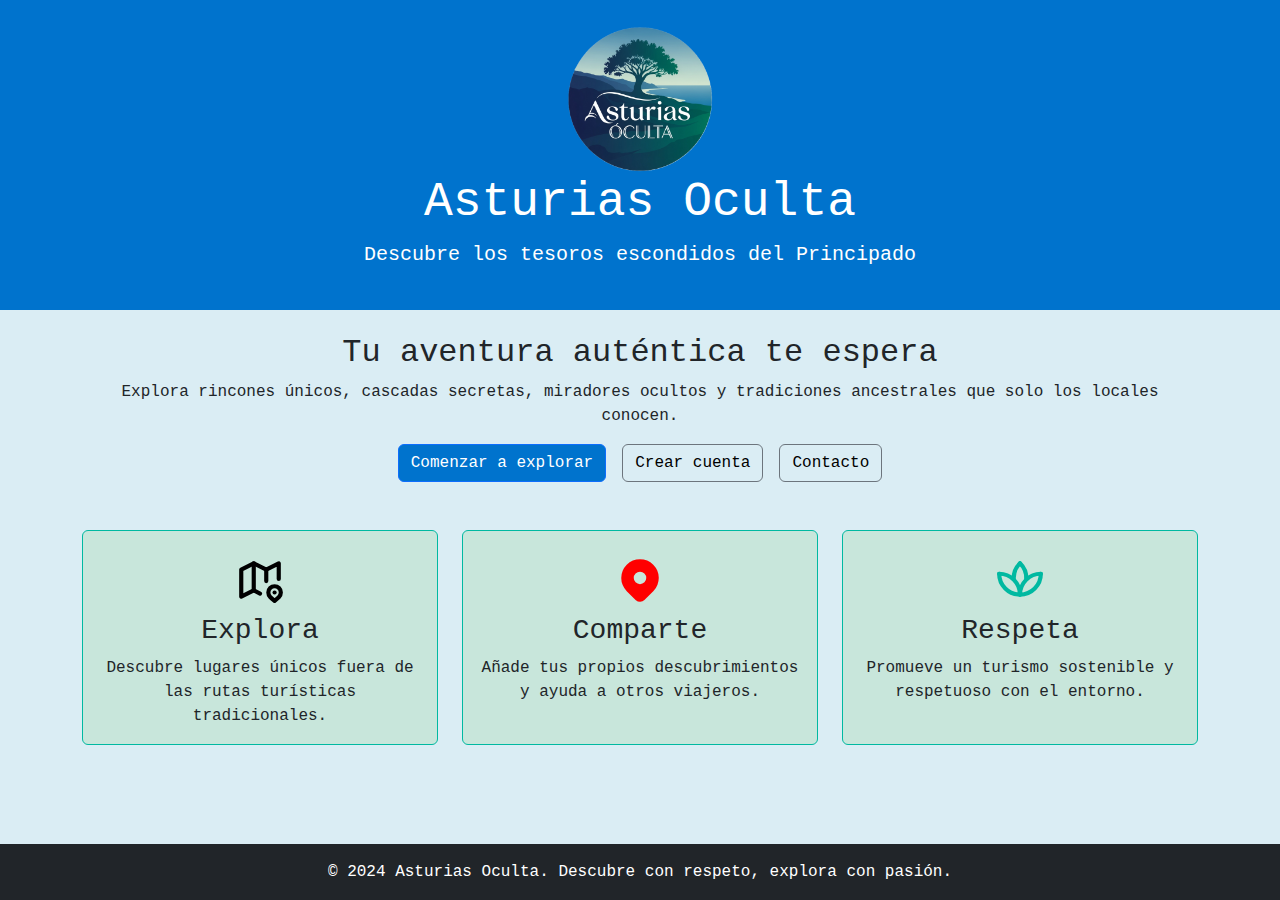
<file: index.html>
<!DOCTYPE html>
<html lang="es">
  <head>
    <meta charset="UTF-8" />
    <meta name="viewport" content="width=device-width, initial-scale=1.0" />
    <title>Asturias Oculta - Descubre los tesoros escondidos</title>
    <link
      href="https://cdn.jsdelivr.net/npm/bootstrap@5.3.6/dist/css/bootstrap.min.css"
      rel="stylesheet"
    />
    <script src="https://cdn.jsdelivr.net/npm/bootstrap@5.3.6/dist/js/bootstrap.bundle.min.js"></script>
    <link rel="stylesheet" href="../css/main.css" />
  </head>

  <body>
    <header class="header text-white text-center py-4 mb-4">
      <div class="container">
        <img src="img/logo.png" alt="logo" width="150px" />
        <h1 class="display-5">Asturias Oculta</h1>
        <p class="lead">Descubre los tesoros escondidos del Principado</p>
      </div>
    </header>

    <main class="container">
      <!-- Barra navegacion -->
      <section class="text-center mb-5">
        <h2>Tu aventura auténtica te espera</h2>
        <p>
          Explora rincones únicos, cascadas secretas, miradores ocultos y
          tradiciones ancestrales que solo los locales conocen.
        </p>
        <div class="d-flex justify-content-center gap-3 mt-3">
          <a href="explorar.html" class="btn btn-primary"
            >Comenzar a explorar</a
          >
          <a href="login.html" class="btn btn-outline-secondary"
            >Crear cuenta</a
          >
          <a href="contacto.html" class="btn btn-outline-secondary">Contacto</a>
        </div>
      </section>
      <!-- Card con los últimos enlaces-->
      <section>
        <div class="row text-center">
          <div class="col-md-4 mb-4">
            <div class="card h-100">
              <div class="card-body">
                <div class="display-4">
                  <img src="img/icons/mapa.svg" alt="mapa" width="50px" />
                </div>
                <h3 class="card-title">Explora</h3>
                <p class="card-text">
                  Descubre lugares únicos fuera de las rutas turísticas
                  tradicionales.
                </p>
              </div>
            </div>
          </div>
          <div class="col-md-4 mb-4">
            <div class="card h-100">
              <div class="card-body">
                <div class="display-4">
                  <img
                    src="img/icons/marcador.svg"
                    alt="marcador"
                    width="50px"
                  />
                </div>
                <h3 class="card-title">Comparte</h3>
                <p class="card-text">
                  Añade tus propios descubrimientos y ayuda a otros viajeros.
                </p>
              </div>
            </div>
          </div>
          <div class="col-md-4 mb-4">
            <div class="card h-100">
              <div class="card-body">
                <div class="display-4">
                  <img
                    src="img/icons/planta.svg"
                    alt="planta"
                    width="50px"
                  />
                </div>
                <h3 class="card-title">Respeta</h3>
                <p class="card-text">
                  Promueve un turismo sostenible y respetuoso con el entorno.
                </p>
              </div>
            </div>
          </div>
        </div>
      </section>
    </main>

    <footer class="bg-dark text-white text-center py-3 mt-5">
      <p class="mb-0">
        &copy; 2024 Asturias Oculta. Descubre con respeto, explora con pasión.
      </p>
    </footer>
  </body>
</html>
</file>
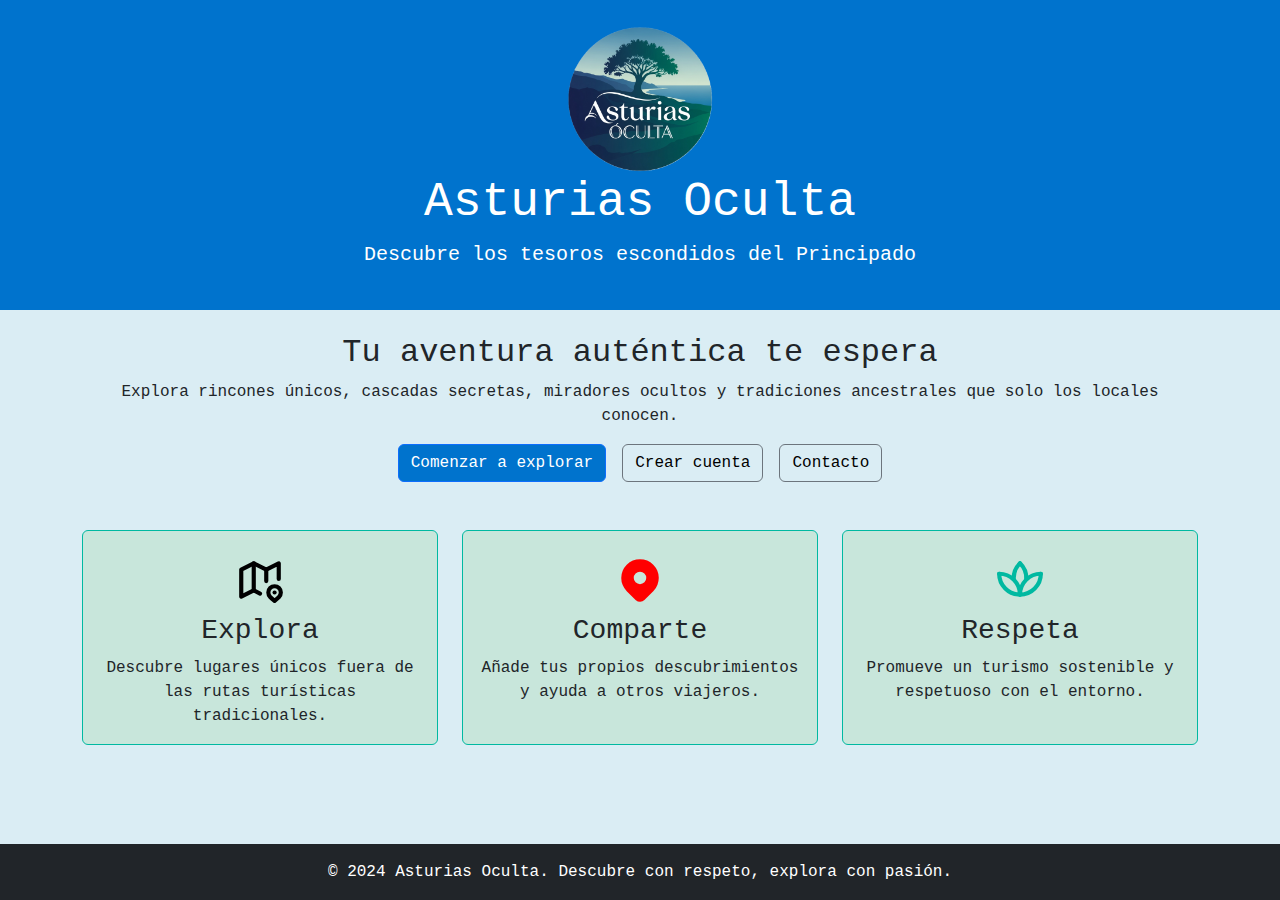
<file: web/index.html>
<!DOCTYPE html>
<html lang="es">
  <head>
    <meta charset="UTF-8" />
    <meta name="viewport" content="width=device-width, initial-scale=1.0" />
    <title>Asturias Oculta - Descubre los tesoros escondidos</title>
    <link
      href="https://cdn.jsdelivr.net/npm/bootstrap@5.3.6/dist/css/bootstrap.min.css"
      rel="stylesheet"
    />
    <script src="https://cdn.jsdelivr.net/npm/bootstrap@5.3.6/dist/js/bootstrap.bundle.min.js"></script>
    <link rel="stylesheet" href="../css/main.css" />
  </head>

  <body>
    <header class="header text-white text-center py-4 mb-4">
      <div class="container">
        <img src="../img/logo.png" alt="logo" width="150px" />
        <h1 class="display-5">Asturias Oculta</h1>
        <p class="lead">Descubre los tesoros escondidos del Principado</p>
      </div>
    </header>

    <main class="container">
      <!-- Barra navegacion -->
      <section class="text-center mb-5">
        <h2>Tu aventura auténtica te espera</h2>
        <p>
          Explora rincones únicos, cascadas secretas, miradores ocultos y
          tradiciones ancestrales que solo los locales conocen.
        </p>
        <div class="d-flex justify-content-center gap-3 mt-3">
          <a href="explorar.html" class="btn btn-primary"
            >Comenzar a explorar</a
          >
          <a href="login.html" class="btn btn-outline-secondary"
            >Crear cuenta</a
          >
          <a href="contacto.html" class="btn btn-outline-secondary">Contacto</a>
        </div>
      </section>
      <!-- Card con los últimos enlaces-->
      <section>
        <div class="row text-center">
          <div class="col-md-4 mb-4">
            <div class="card h-100">
              <div class="card-body">
                <div class="display-4">
                  <img src="../img/mapa.svg" alt="mapa" width="50px" />
                </div>
                <h3 class="card-title">Explora</h3>
                <p class="card-text">
                  Descubre lugares únicos fuera de las rutas turísticas
                  tradicionales.
                </p>
              </div>
            </div>
          </div>
          <div class="col-md-4 mb-4">
            <div class="card h-100">
              <div class="card-body">
                <div class="display-4">
                  <img
                    src="../img/icons/marcador.svg"
                    alt="marcador"
                    width="50px"
                  />
                </div>
                <h3 class="card-title">Comparte</h3>
                <p class="card-text">
                  Añade tus propios descubrimientos y ayuda a otros viajeros.
                </p>
              </div>
            </div>
          </div>
          <div class="col-md-4 mb-4">
            <div class="card h-100">
              <div class="card-body">
                <div class="display-4">
                  <img
                    src="../img/icons/planta.svg"
                    alt="planta"
                    width="50px"
                  />
                </div>
                <h3 class="card-title">Respeta</h3>
                <p class="card-text">
                  Promueve un turismo sostenible y respetuoso con el entorno.
                </p>
              </div>
            </div>
          </div>
        </div>
      </section>
    </main>

    <footer class="bg-dark text-white text-center py-3 mt-5">
      <p class="mb-0">
        &copy; 2024 Asturias Oculta. Descubre con respeto, explora con pasión.
      </p>
    </footer>
  </body>
</html>
</file>
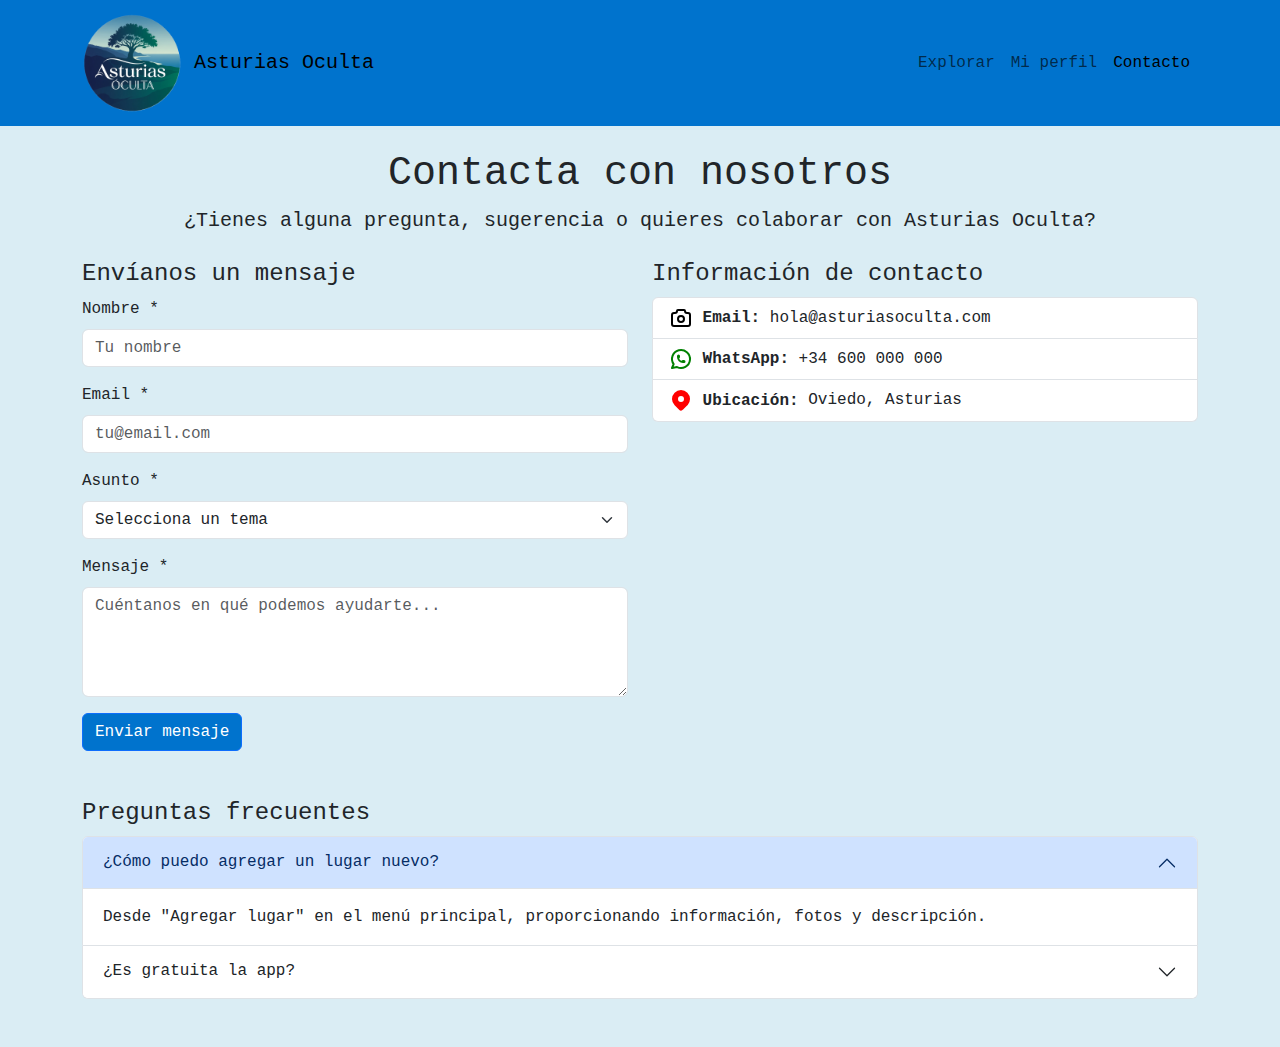
<file: contacto.html>
<!DOCTYPE html>
<html lang="es">
  <head>
    <meta charset="UTF-8" />
    <meta name="viewport" content="width=device-width, initial-scale=1.0" />
    <title>Contacto - Asturias Oculta</title>
    <link
      href="https://cdn.jsdelivr.net/npm/bootstrap@5.3.2/dist/css/bootstrap.min.css"
      rel="stylesheet"
    />
    <link rel="stylesheet" href="../css/main.css" />
  </head>

  <body>
    <nav class="navbar navbar-expand-lg navbar-light bg-light mb-4">
      <div class="container">
        <a class="navbar-brand" href="index.html">
          <img src="../img/logo.png" alt="logo" width="100px" /> Asturias
          Oculta</a
        >
        <button
          class="navbar-toggler"
          type="button"
          data-bs-toggle="collapse"
          data-bs-target="#navbarNav"
        >
          <span class="navbar-toggler-icon"></span>
        </button>
        <div class="collapse navbar-collapse" id="navbarNav">
          <ul class="navbar-nav ms-auto">
            <li class="nav-item">
              <a class="nav-link" href="explorar.html">Explorar</a>
            </li>
            <li class="nav-item">
              <a class="nav-link" href="perfil.html">Mi perfil</a>
            </li>
            <li class="nav-item">
              <a class="nav-link active" href="contacto.html">Contacto</a>
            </li>
          </ul>
        </div>
      </div>
    </nav>

    <div class="container mb-5">
      <div class="text-center mb-4">
        <h1>Contacta con nosotros</h1>
        <p class="lead">
          ¿Tienes alguna pregunta, sugerencia o quieres colaborar con Asturias
          Oculta?
        </p>
      </div>

      <div class="row">
        <div class="col-md-6">
          <h4>Envíanos un mensaje</h4>
          <form>
            <div class="mb-3">
              <label class="form-label">Nombre *</label>
              <input
                type="text"
                class="form-control"
                placeholder="Tu nombre"
                required
              />
            </div>
            <div class="mb-3">
              <label class="form-label">Email *</label>
              <input
                type="email"
                class="form-control"
                placeholder="tu@email.com"
                required
              />
            </div>
            <div class="mb-3">
              <label class="form-label">Asunto *</label>
              <select class="form-select" required>
                <option selected disabled>Selecciona un tema</option>
                <option>Sugerencia de lugar</option>
                <option>Reportar problema</option>
                <option>Propuesta de colaboración</option>
                <option>Feedback de la app</option>
                <option>Consulta de prensa</option>
                <option>Otro</option>
              </select>
            </div>
            <div class="mb-3">
              <label class="form-label">Mensaje *</label>
              <textarea
                class="form-control"
                rows="4"
                placeholder="Cuéntanos en qué podemos ayudarte..."
                required
              ></textarea>
            </div>
            <button type="submit" class="btn btn-primary">
              Enviar mensaje
            </button>
          </form>
        </div>
        <div class="col-md-6">
          <h4>Información de contacto</h4>
          <ul class="list-group mb-3">
            <li class="list-group-item">
              <strong>
                <img src="../img/icons/foto.svg" alt="foto" /> Email:</strong
              >
              hola@asturiasoculta.com
            </li>
            <li class="list-group-item">
              <strong>
                <img src="../img/icons/whatsapp.svg" alt="WhatsApp" />
                WhatsApp:</strong
              >
              +34 600 000 000
            </li>
            <li class="list-group-item">
              <strong>
                <img src="../img/icons/marcador.svg" alt="marcador" />
                Ubicación:</strong
              >
              Oviedo, Asturias
            </li>
          </ul>
        </div>
      </div>

      <div class="accordion mt-5" id="faqAccordion">
        <h4>Preguntas frecuentes</h4>
        <div class="accordion-item">
          <h2 class="accordion-header">
            <button
              class="accordion-button"
              type="button"
              data-bs-toggle="collapse"
              data-bs-target="#faq1"
            >
              ¿Cómo puedo agregar un lugar nuevo?
            </button>
          </h2>
          <div id="faq1" class="accordion-collapse collapse show">
            <div class="accordion-body">
              Desde "Agregar lugar" en el menú principal, proporcionando
              información, fotos y descripción.
            </div>
          </div>
        </div>
        <div class="accordion-item">
          <h2 class="accordion-header">
            <button
              class="accordion-button collapsed"
              type="button"
              data-bs-toggle="collapse"
              data-bs-target="#faq2"
            >
              ¿Es gratuita la app?
            </button>
          </h2>
          <div id="faq2" class="accordion-collapse collapse">
            <div class="accordion-body">
              Sí, es completamente gratuita. Promovemos el turismo sostenible y
              auténtico.
            </div>
          </div>
        </div>
      </div>
    </div>

    <script src="https://cdn.jsdelivr.net/npm/bootstrap@5.3.2/dist/js/bootstrap.bundle.min.js"></script>
  </body>
</html>
</file>
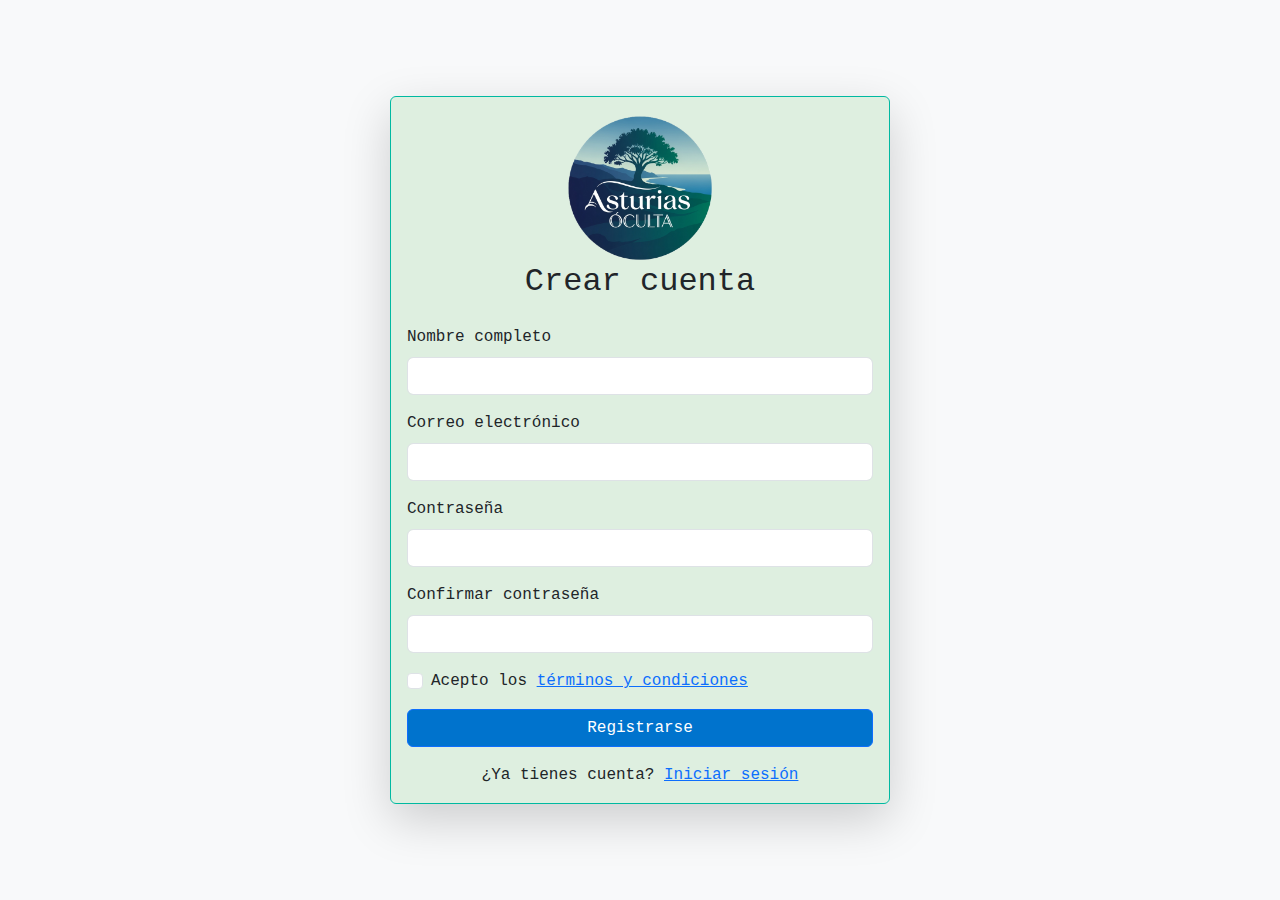
<file: login.html>
<!DOCTYPE html>
<html lang="es">
  <head>
    <meta charset="UTF-8" />
    <meta name="viewport" content="width=device-width, initial-scale=1.0" />
    <title>Crear Cuenta - Asturias Oculta</title>
    <link
      href="https://cdn.jsdelivr.net/npm/bootstrap@5.3.6/dist/css/bootstrap.min.css"
      rel="stylesheet"
    />
    <script src="https://cdn.jsdelivr.net/npm/bootstrap@5.3.6/dist/js/bootstrap.bundle.min.js"></script>
    <link rel="stylesheet" href="css/main.css" />
  </head>

  <body class="bg-light">
    <div
      class="container d-flex align-items-center justify-content-center min-vh-100"
    >
      <div class="card shadow-lg w-100" style="max-width: 500px">
        <div class="card-body">
          <div class="d-flex" style="display: flex; justify-content: center">
            <img src="img/logo.png" alt="logo" width="150px" />
          </div>

          <h2 class="card-title text-center mb-4">Crear cuenta</h2>
          <form>
            <div class="mb-3">
              <label for="nombre" class="form-label">Nombre completo</label>
              <input type="text" class="form-control" id="nombre" required />
            </div>

            <div class="mb-3">
              <label for="email" class="form-label">Correo electrónico</label>
              <input type="email" class="form-control" id="email" required />
            </div>

            <div class="mb-3">
              <label for="password" class="form-label">Contraseña</label>
              <input
                type="password"
                class="form-control"
                id="password"
                required
              />
            </div>

            <div class="mb-3">
              <label for="confirmPassword" class="form-label"
                >Confirmar contraseña</label
              >
              <input
                type="password"
                class="form-control"
                id="confirmPassword"
                required
              />
            </div>

            <div class="form-check mb-3">
              <input
                type="checkbox"
                class="form-check-input"
                id="terminos"
                required
              />
              <label class="form-check-label" for="terminos"
                >Acepto los <a href="#">términos y condiciones</a></label
              >
            </div>

            <div class="d-grid">
              <button type="submit" class="btn btn-primary">Registrarse</button>
            </div>
          </form>

          <div class="text-center mt-3">
            ¿Ya tienes cuenta? <a href="login.html">Iniciar sesión</a>
          </div>
        </div>
      </div>
    </div>
  </body>
</html>
</file>
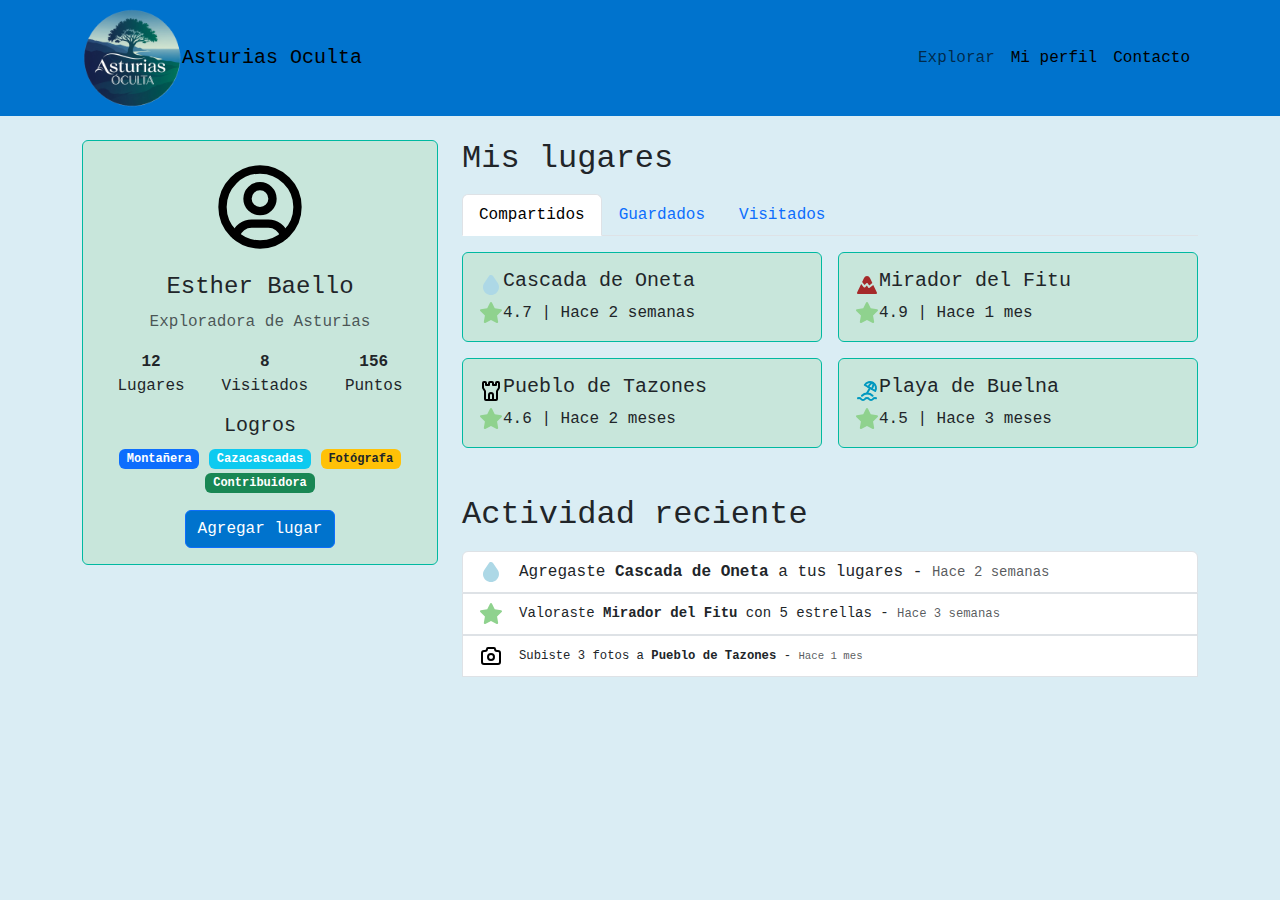
<file: perfil.html>
<!DOCTYPE html>
<html lang="es">

<head>
    <meta charset="UTF-8" />
    <meta name="viewport" content="width=device-width, initial-scale=1.0" />
    <title>Mi Perfil - Asturias Oculta</title>
    <link href="https://cdn.jsdelivr.net/npm/bootstrap@5.3.6/dist/css/bootstrap.min.css" rel="stylesheet" />
    <script src="https://cdn.jsdelivr.net/npm/bootstrap@5.3.6/dist/js/bootstrap.bundle.min.js"></script>
    <link rel="stylesheet" href="../css/main.css">
</head>

<body>
    <nav class="navbar navbar-expand-lg navbar-light bg-light mb-4">
        <div class="container">
            <img src="../img/logo.png" alt="logo" width="100px" />

            <a class="navbar-brand" href="index.html"> Asturias Oculta</a>
            <button class="navbar-toggler" type="button" data-bs-toggle="collapse" data-bs-target="#navbarNav">
                <span class="navbar-toggler-icon"></span>
            </button>
            <div class="collapse navbar-collapse" id="navbarNav">
                <ul class="navbar-nav ms-auto">
                    <li class="nav-item"><a class="nav-link" href="explorar.html">Explorar</a></li>
                    <li class="nav-item"><a class="nav-link active" href="perfil.html">Mi perfil</a></li>
                    <li class="nav-item"><a class="nav-link active" href="contacto.html">Contacto</a></li>

                </ul>

            </div>
        </div>
    </nav>

    <div class="container">
        <div class="row">
            <!-- Sidebar -->
            <aside class="col-md-4 mb-4">
                <div class="card text-center">
                    <div class="card-body">
                        <div class="mb-3 display-1"> <img src="../img/icons/usuario.svg" alt="usuario" width="100px">
                        </div>
                        <h4 class="card-title">Esther Baello</h4>
                        <p class="text-muted">Exploradora de Asturias</p>
                        <div class="d-flex justify-content-around mb-3">
                            <div><strong>12</strong><br>Lugares</div>
                            <div><strong>8</strong><br>Visitados</div>
                            <div><strong>156</strong><br>Puntos</div>
                        </div>
                        <div class="mb-3">
                            <h5>Logros</h5>

                            <span class="badge bg-primary">
                                Montañera</span>
                            <span class="badge bg-info">Cazacascadas</span>
                            <span class="badge bg-warning text-dark">Fotógrafa</span>
                            <span class="badge bg-success">Contribuidora</span>
                        </div>
                        <a href="agregar.html" class="btn btn-primary"> Agregar lugar</a>
                    </div>
                </div>
            </aside>

            <!-- Main Content -->
            <main class="col-md-8">
                <section class="mb-5">
                    <h2 class="mb-3">Mis lugares</h2>
                    <ul class="nav nav-tabs mb-3" role="tablist">
                        <li class="nav-item"><a class="nav-link active" data-bs-toggle="tab" href="#">Compartidos</a>
                        </li>
                        <li class="nav-item"><a class="nav-link" data-bs-toggle="tab" href="#">Guardados</a></li>
                        <li class="nav-item"><a class="nav-link" data-bs-toggle="tab" href="#">Visitados</a></li>
                    </ul>

                    <div class="row row-cols-1 row-cols-md-2 g-3">
                        <div class="col">
                            <div class="card">
                                <div class="card-body">
                                    <div class="d-flex">
                                        <img src="../img/icons/agua.svg" alt="agua">
                                        <h5 class="card-title">Cascada de Oneta</h5>
                                    </div>
                                    <div class="d-flex">
                                        <img src="../img/icons/star.svg" alt="valoracion">
                                        <p class="card-text"> 4.7 | Hace 2 semanas</p>

                                    </div>
                                </div>
                            </div>
                        </div>
                        <div class="col">
                            <div class="card">
                                <div class="card-body">
                                    <div class="d-flex">
                                        <img src="../img/icons/mountain.svg" alt="montaña">
                                        <h5 class="card-title">Mirador del Fitu</h5>
                                    </div>
                                    <div class="d-flex">
                                        <img src="../img/icons/star.svg" alt="valoracion">
                                        <p class="card-text"> 4.9 | Hace 1 mes</p>

                                    </div>
                                </div>
                            </div>
                        </div>
                        <div class="col">
                            <div class="card">
                                <div class="card-body">
                                    <div class="d-flex">
                                        <img src="../img/icons/pueblo.svg" alt="pueblo">
                                        <h5 class="card-title">Pueblo de Tazones</h5>

                                    </div>
                                    <div class="d-flex">
                                        <img src="../img/icons/star.svg" alt="valoracion">
                                        <p class="card-text"> 4.6 | Hace 2 meses</p>

                                    </div>
                                </div>
                            </div>
                        </div>
                        <div class="col">
                            <div class="card">
                                <div class="card-body">
                                    <div class="d-flex">
                                        <img src="../img/icons/playa.svg" alt="playa">
                                        <h5 class="card-title"> Playa de Buelna</h5>
                                    </div>
                                    <div class="d-flex">
                                        <img src="../img/icons/star.svg" alt="valoracion">
                                        <p class="card-text"> 4.5 | Hace 3 meses</p>
                                    </div>
                                </div>
                            </div>
                        </div>
                    </div>
                </section>

                <section>
                    <h2 class="mb-3">Actividad reciente</h2>
                    <ul class="list-group">
                        <li class="list-group-item d-flex align-items-center">
                            <img src="../img/icons/agua.svg" alt="agua">
                            <span class="ms-3">Agregaste <strong>Cascada de Oneta</strong> a tus lugares - <small
                                    class="text-muted">Hace 2 semanas</span>
                        </li>
                        <li class="list-group-item d-flex align-items-center">
                            <img src="../img/icons/star.svg" alt="valoracion">
                            <span class="ms-3">Valoraste <strong>Mirador del Fitu</strong> con 5 estrellas - <small
                                    class="text-muted">Hace 3 semanas</span>
                        </li>
                        <li class="list-group-item d-flex align-items-center">
                            <img src="../img/icons/foto.svg" alt="foto">
                            <span class="ms-3">Subiste 3 fotos a <strong>Pueblo de Tazones</strong> - <small
                                    class="text-muted">Hace 1 mes</span>
                        </li>

                    </ul>
                </section>
            </main>
        </div>
    </div>
</body>

</html>
</file>
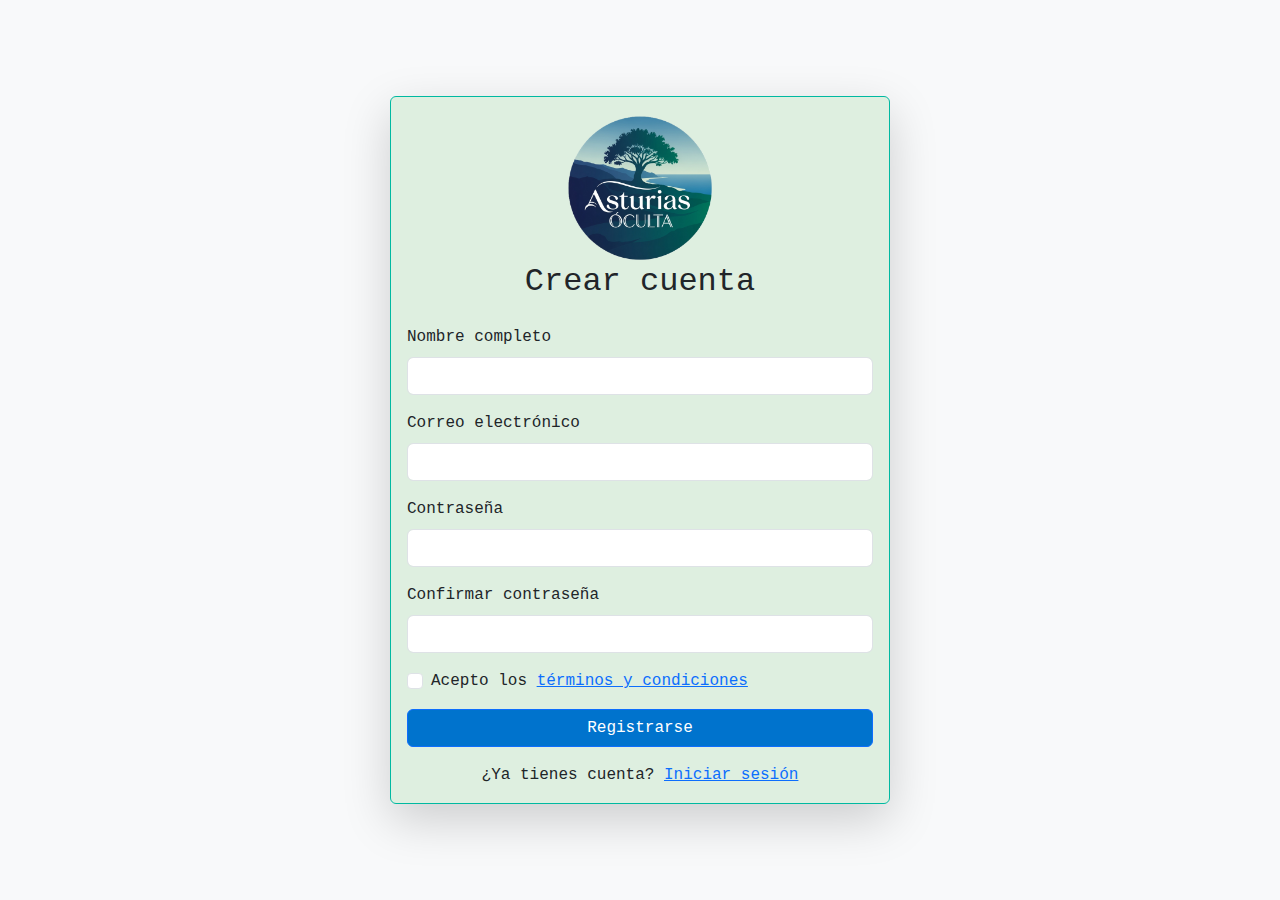
<file: web/login.html>
<!DOCTYPE html>
<html lang="es">
  <head>
    <meta charset="UTF-8" />
    <meta name="viewport" content="width=device-width, initial-scale=1.0" />
    <title>Crear Cuenta - Asturias Oculta</title>
    <link
      href="https://cdn.jsdelivr.net/npm/bootstrap@5.3.6/dist/css/bootstrap.min.css"
      rel="stylesheet"
    />
    <script src="https://cdn.jsdelivr.net/npm/bootstrap@5.3.6/dist/js/bootstrap.bundle.min.js"></script>
    <link rel="stylesheet" href="../css/main.css" />
  </head>

  <body class="bg-light">
    <div
      class="container d-flex align-items-center justify-content-center min-vh-100"
    >
      <div class="card shadow-lg w-100" style="max-width: 500px">
        <div class="card-body">
          <div class="d-flex" style="display: flex; justify-content: center">
            <img src="../img/logo.png" alt="logo" width="150px" />
          </div>

          <h2 class="card-title text-center mb-4">Crear cuenta</h2>
          <form>
            <div class="mb-3">
              <label for="nombre" class="form-label">Nombre completo</label>
              <input type="text" class="form-control" id="nombre" required />
            </div>

            <div class="mb-3">
              <label for="email" class="form-label">Correo electrónico</label>
              <input type="email" class="form-control" id="email" required />
            </div>

            <div class="mb-3">
              <label for="password" class="form-label">Contraseña</label>
              <input
                type="password"
                class="form-control"
                id="password"
                required
              />
            </div>

            <div class="mb-3">
              <label for="confirmPassword" class="form-label"
                >Confirmar contraseña</label
              >
              <input
                type="password"
                class="form-control"
                id="confirmPassword"
                required
              />
            </div>

            <div class="form-check mb-3">
              <input
                type="checkbox"
                class="form-check-input"
                id="terminos"
                required
              />
              <label class="form-check-label" for="terminos"
                >Acepto los <a href="#">términos y condiciones</a></label
              >
            </div>

            <div class="d-grid">
              <button type="submit" class="btn btn-primary">Registrarse</button>
            </div>
          </form>

          <div class="text-center mt-3">
            ¿Ya tienes cuenta? <a href="login.html">Iniciar sesión</a>
          </div>
        </div>
      </div>
    </div>
  </body>
</html>
</file>
<file: css/main.css>
* {
  margin: 0;
  padding: 0;
  box-sizing: border-box;
  font-family: "Courier New", Courier, monospace;
}
/* Etiquetas generales */
body {
  background-color: rgba(173, 216, 230, 0.456);
}
header {
  background-color: #0073cd;
}
footer {
  position: absolute;
  bottom: 0px;
  width: 100%;
}
/* Botones */
.btn {
  color: black;
}
.btn-primary {
  background-color: #0073cd;
  color: white;
}
.btn-secondary {
  background-color: #0073cd;
}
.card {
  background-color: #8fd28e3e;
  border: 0.5px solid #00b9a1;
}
.navbar {
  background-color: #0073cd !important;
}
</file>
